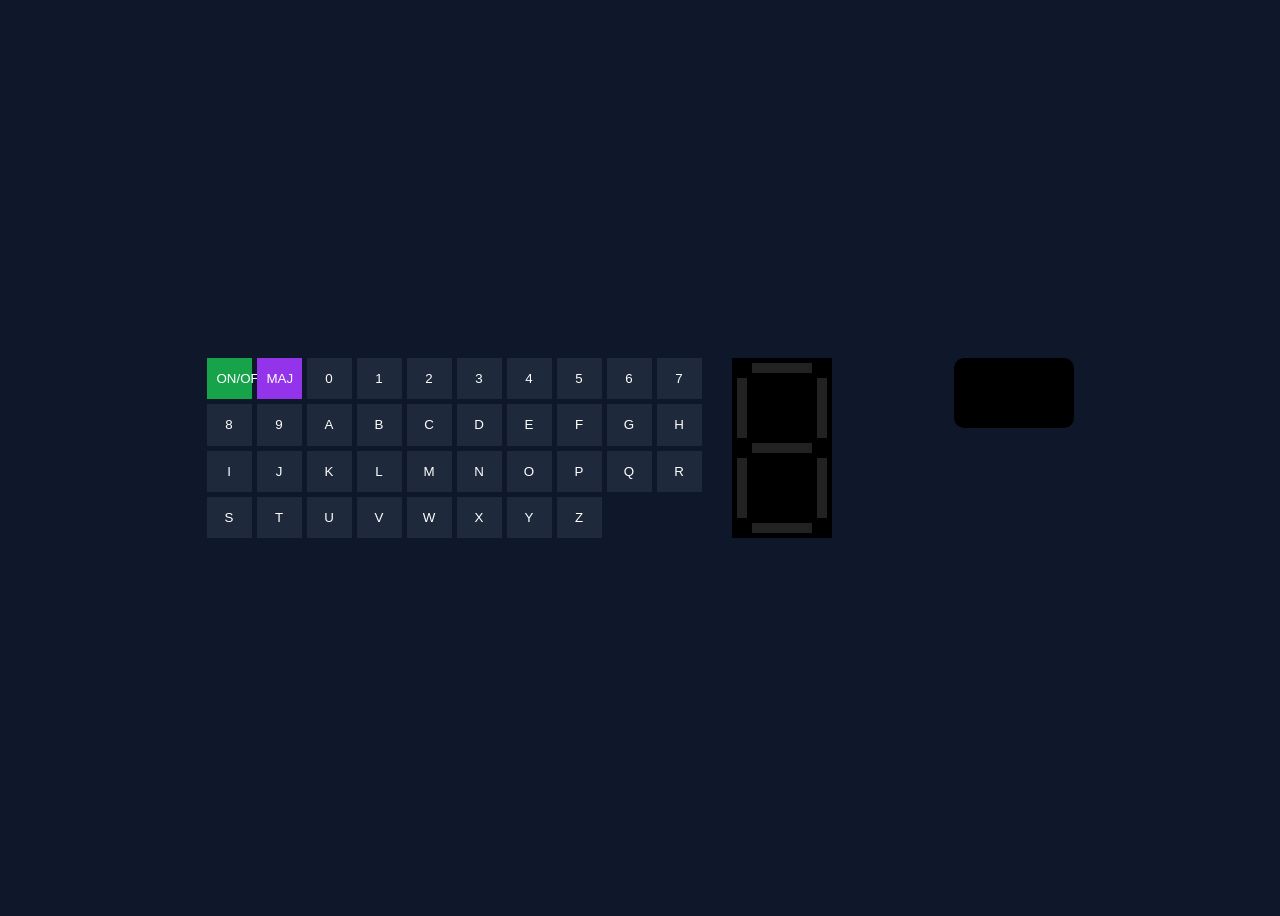
<file: afficheur_7segment_serie/index.html>
<!DOCTYPE html>
<html lang="fr">
<head>
    <meta charset="UTF-8">
    <title>Clavier + Afficheurs</title>
    <link rel="stylesheet" href="style.css">
</head>
<body>

<div class="container">

    <!-- ===== AFFICHEURS ===== -->
    <div class="screens">
        <!-- ===== CLAVIER ===== -->
        <div id="keyboard"></div>
        <!-- 7 segments -->
        <div class="display-7seg">
            <div id="a" class="segment"></div>
            <div id="b" class="segment vertical"></div>
            <div id="c" class="segment vertical"></div>
            <div id="d" class="segment"></div>
            <div id="e" class="segment vertical"></div>
            <div id="f" class="segment vertical"></div>
            <div id="g" class="segment"></div>
        </div>

        <!-- Matrice -->
        <div id="matrix" class="matrix"></div>

        <!-- LCD -->
        <div id="lcd" class="lcd"></div>

    </div>



</div>

<script src="jquery-3.6.0.min.js"></script>
<script src="app-serie.js"></script>

</body>
</html>
</file>
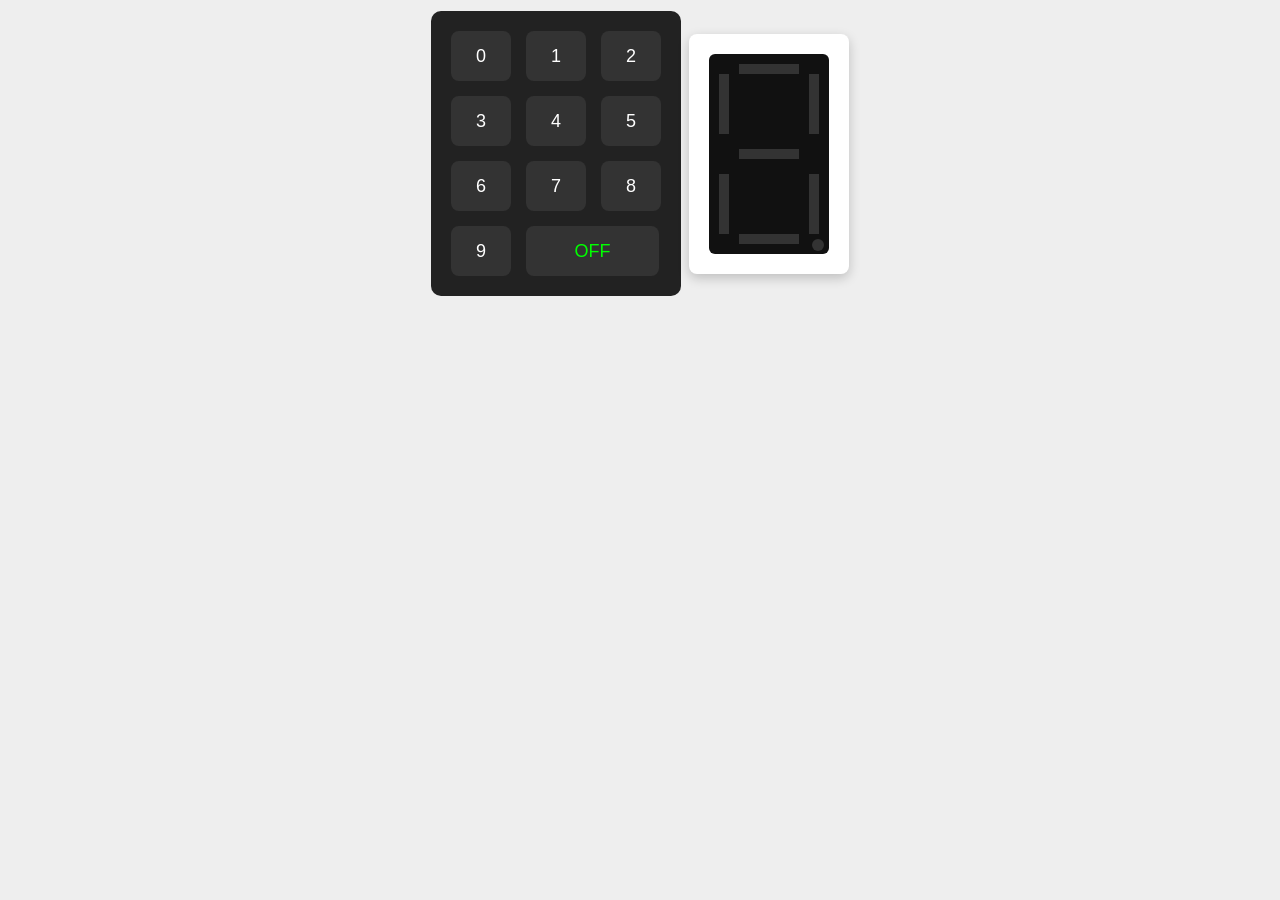
<file: afficheur_7segment_simple/index.html>
<!DOCTYPE html>
<html lang="fr">
<head>
    <meta charset="UTF-8">
    <title>Simulogique - Afficheur 7 Segments 0-9</title>
    <script src="./jquery-3.6.0.min.js"></script>
    <link rel="stylesheet" href="style.css">
</head>
<body>

<div class="container">
    <table>
        <tr>
            <td> <!-- CLAVIER -->
                <div class="keypad">

                    <button class="key" data-val="0">0</button>
                    <button class="key" data-val="1">1</button>
                    <button class="key" data-val="2">2</button>
                    <button class="key" data-val="3">3</button>
                    <button class="key" data-val="4">4</button>
                    <button class="key" data-val="5">5</button>
                    <button class="key" data-val="6">6</button>
                    <button class="key" data-val="7">7</button>
                    <button class="key" data-val="8">8</button>
                    <button class="key" data-val="9">9</button>

                    <button id="power">OFF</button>

                </div>
            </td>
            <td>

            </td>
            <td>
                <!--  AFFICHEUR   -->
                <div class="display-box">
                    <div class="display">
                        <div id="fa" class="segment a"></div>
                        <div id="fb" class="segment b"></div>
                        <div id="fc" class="segment c"></div>
                        <div id="fd" class="segment d"></div>
                        <div id="fe" class="segment e"></div>
                        <div id="ff" class="segment f"></div>
                        <div id="fg" class="segment g"></div>
                        <div  id="fh" class="dot"></div>
                    </div>

                </div>
            </td>
        </tr>

    </table>




</div>

<script src="./app.js"></script>
</body>
</html>
</file>
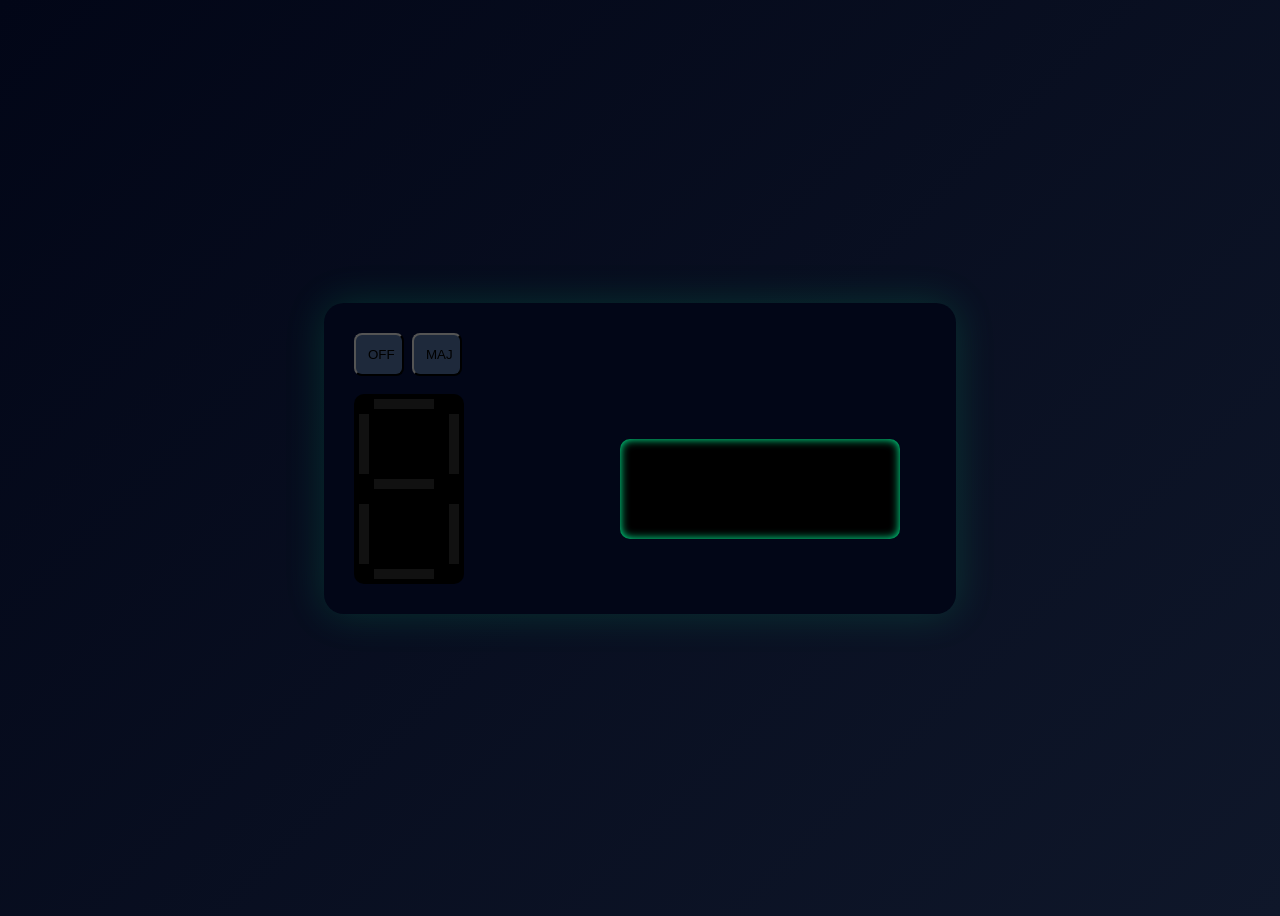
<file: afficheur_alpha_numerique_serie/index.html>
<!DOCTYPE html>
<html lang="fr">
<head>
    <meta charset="UTF-8">
    <title>Afficheur Série Complet</title>
    <link rel="stylesheet" href="style.css">
</head>
<body>

<div class="container">

    <!-- Clavier -->
    <div class="row" id="keyboard"></div>
    <div>
        <br>
    </div>
    <!-- Afficheurs -->
    <div class="screens">

        <!-- 7 segments -->
        <div class="display-7seg">
            <div id="a" class="segment"></div>
            <div id="b" class="segment vertical"></div>
            <div id="c" class="segment vertical"></div>
            <div id="d" class="segment"></div>
            <div id="e" class="segment vertical"></div>
            <div id="f" class="segment vertical"></div>
            <div id="g" class="segment"></div>
        </div>

        <!-- matrice 5x5 -->
        <div id="matrix" class="matrix"></div>

        <!-- LCD 16x2 -->
        <div class="lcd">
            <div id="lcd-line1"></div>
            <div id="lcd-line2"></div>
        </div>
    </div>

</div>

<script src="jquery-3.6.0.min.js"></script>
<script src="app-serie.js"></script>
</body>
</html>
</file>
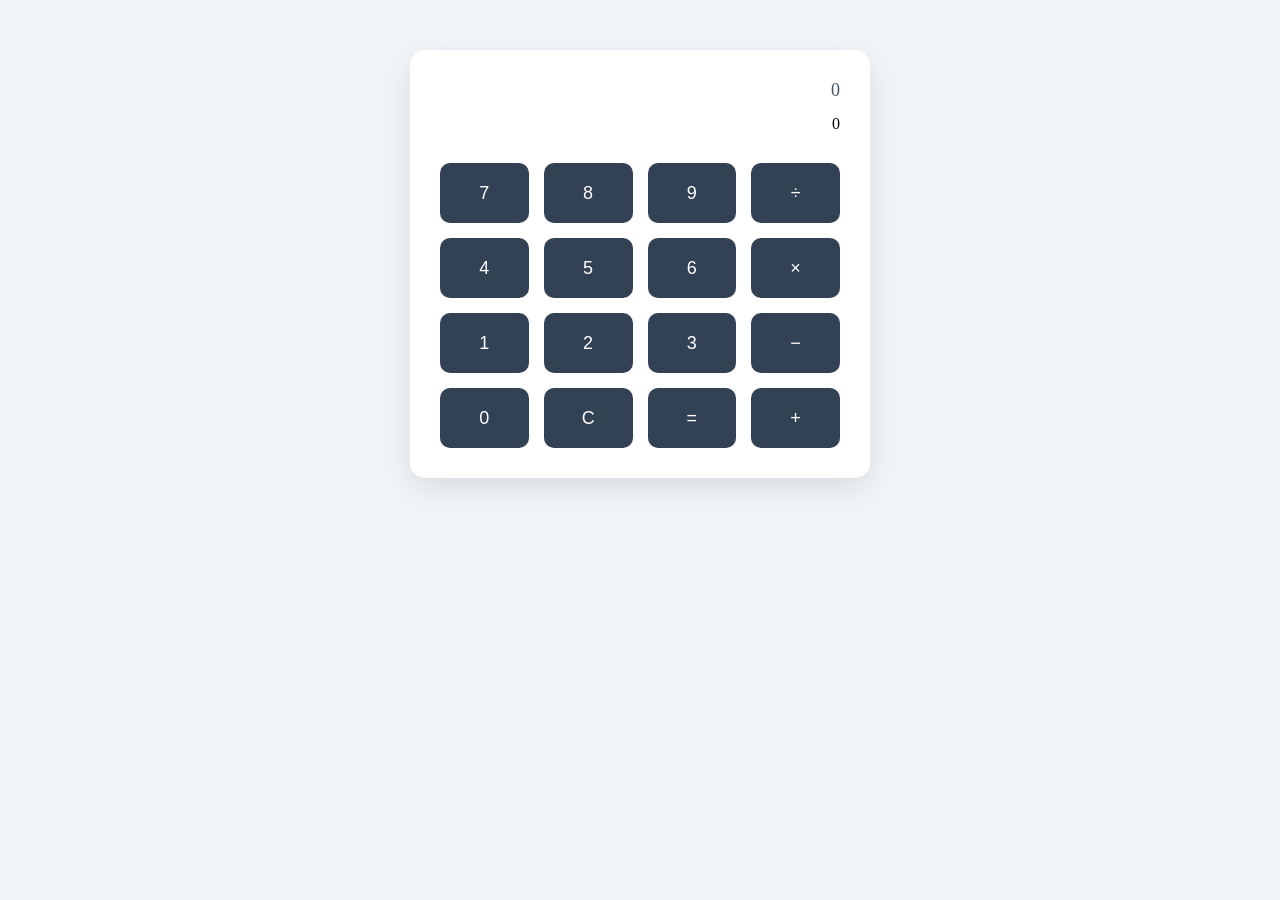
<file: calculatrice_simple/index.html>
<!DOCTYPE html>
<html lang="fr">
<head>
  <meta charset="UTF-8">
  <title>Simulogique - Calculatrice</title>
  <script src="./jquery-3.6.0.min.js"></script>
  <link rel="stylesheet" href="style.css">
</head>
<body>

<div class="calculator">

  <!-- AFFICHAGE OPERATION -->
  <div class="operation-display" id="operation">
    0
  </div>

  <!-- AFFICHEUR 7 SEGMENTS SERIE -->
  <div class="seven-seg-display" id="display">
    <!-- Les digits seront générés dynamiquement -->
  </div>

  <!-- CLAVIER 4x4 -->
  <div class="keypad">

    <button class="key">7</button>
    <button class="key">8</button>
    <button class="key">9</button>
    <button class="key op">÷</button>

    <button class="key">4</button>
    <button class="key">5</button>
    <button class="key">6</button>
    <button class="key op">×</button>

    <button class="key">1</button>
    <button class="key">2</button>
    <button class="key">3</button>
    <button class="key op">−</button>

    <button class="key">0</button>
    <button class="key">C</button>
    <button class="key">=</button>
    <button class="key op">+</button>

  </div>

</div>

<script src="app.js"></script>
</body>
</html>
</file>
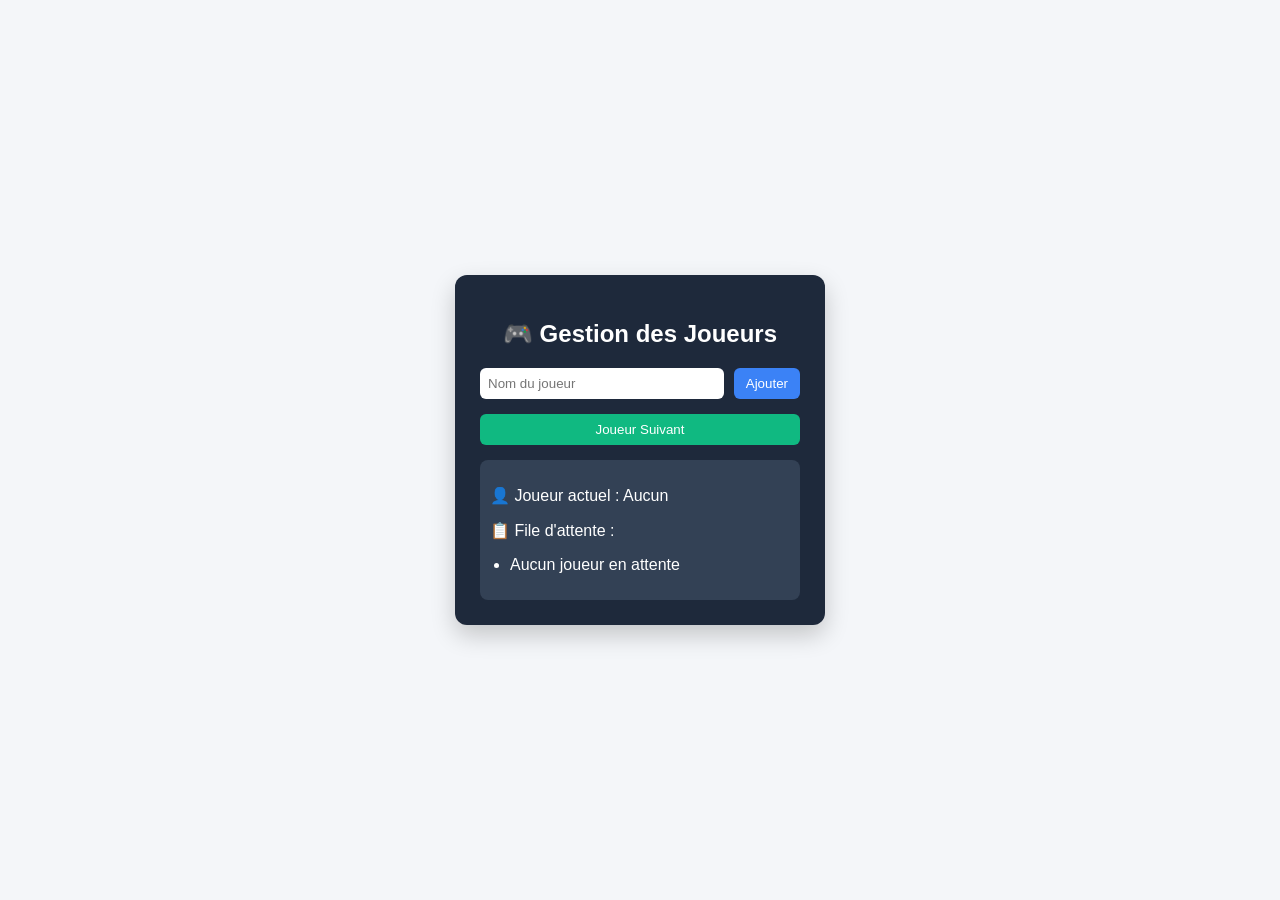
<file: panneau/index.html>
<!DOCTYPE html>
<html lang="fr">
<head>
    <meta charset="UTF-8">
    <title>Panneau - Gestion des Joueurs</title>

    <!-- jQuery -->
    <script src="./jquery-3.6.0.min.js"></script>

    <!-- CSS -->
    <link rel="stylesheet" href="style.css">
</head>
<body>

<div class="container">
    <div class="panel">

        <h2>🎮 Gestion des Joueurs</h2>

        <div class="form-group">
            <input type="text" id="playerName" placeholder="Nom du joueur">
            <button id="addPlayer">Ajouter</button>
        </div>

        <button id="nextPlayer" class="next-btn">Joueur Suivant</button>

        <div class="display">
            <p>👤 Joueur actuel : <span id="current">Aucun</span></p>

            <p>📋 File d'attente :</p>
            <ul id="queueList"></ul>
        </div>

    </div>
</div>

<script src="app.js"></script>

</body>
</html>
</file>
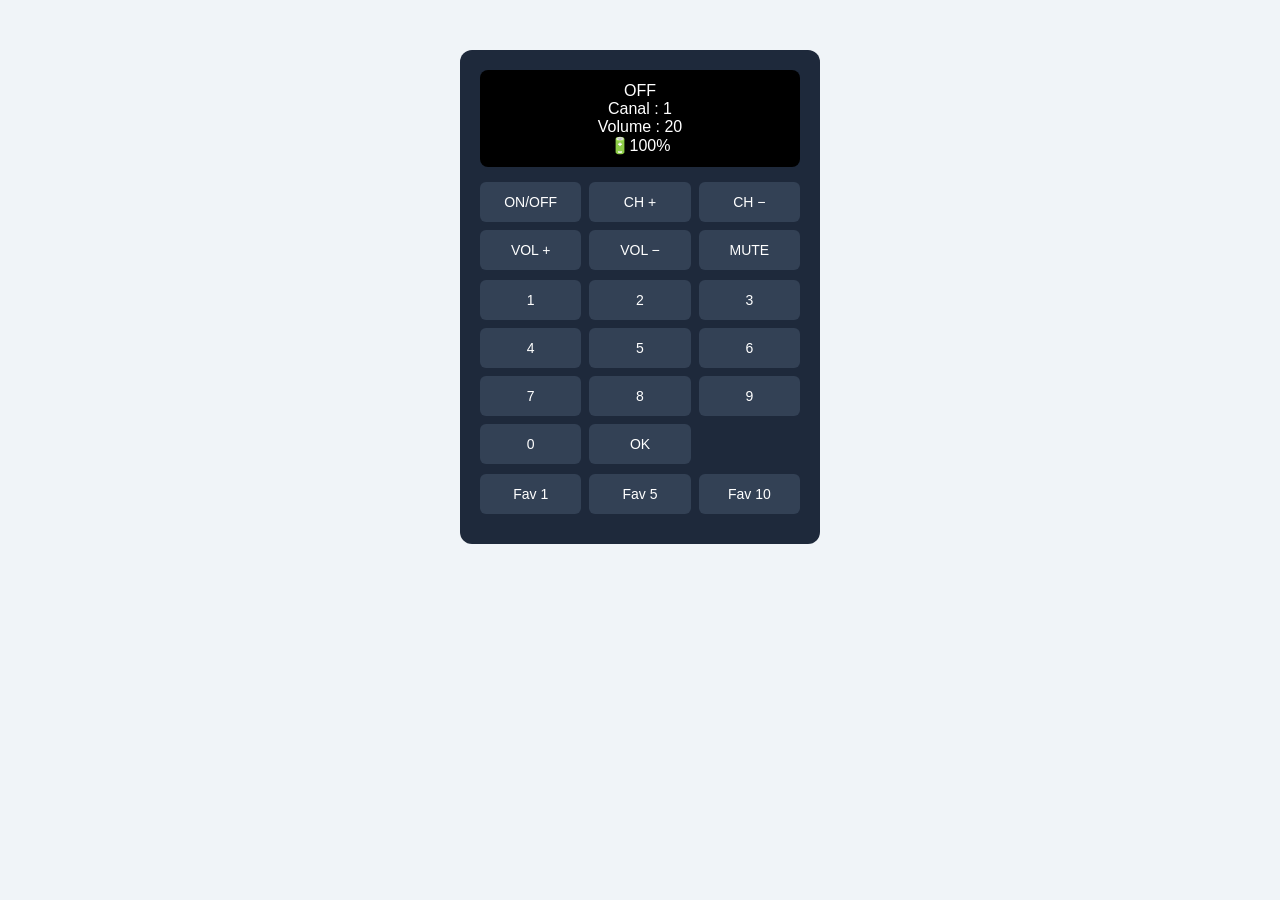
<file: télécommande_simple/index.html>
<!DOCTYPE html>
<html lang="fr">
<head>
    <meta charset="UTF-8">
    <title>Simulogique - Télécommande pédagogique</title>
    <script src="./jquery-3.6.0.min.js"></script>
    <link rel="stylesheet" href="style.css">
</head>
<body>

<div class="remote">

    <!-- Écran -->
    <div class="screen">
        <div id="power-state">OFF</div>
        <div>Canal : <span id="channel">--</span></div>
        <div>Volume : <span id="volume">--</span></div>
        <div id="mute-indicator"></div>
        <div id="battery">🔋100%</div>
    </div>

    <!-- Contrôles principaux -->
    <div class="controls">
        <button id="power">ON/OFF</button>
        <button id="ch-up">CH +</button>
        <button id="ch-down">CH −</button>
        <button id="vol-up">VOL +</button>
        <button id="vol-down">VOL −</button>
        <button id="mute">MUTE</button>
    </div>

    <!-- Clavier numérique pour sélection directe de canal -->
    <div class="num-pad">
        <button class="num" data-val="1">1</button>
        <button class="num" data-val="2">2</button>
        <button class="num" data-val="3">3</button>
        <button class="num" data-val="4">4</button>
        <button class="num" data-val="5">5</button>
        <button class="num" data-val="6">6</button>
        <button class="num" data-val="7">7</button>
        <button class="num" data-val="8">8</button>
        <button class="num" data-val="9">9</button>
        <button class="num" data-val="0">0</button>
        <button id="ok">OK</button>
    </div>

    <!-- Chaînes favorites -->
    <div class="favorites">
        <button class="fav" data-val="1">Fav 1</button>
        <button class="fav" data-val="5">Fav 5</button>
        <button class="fav" data-val="10">Fav 10</button>
    </div>

</div>

<script src="app.js"></script>
</body>
</html>
</file>
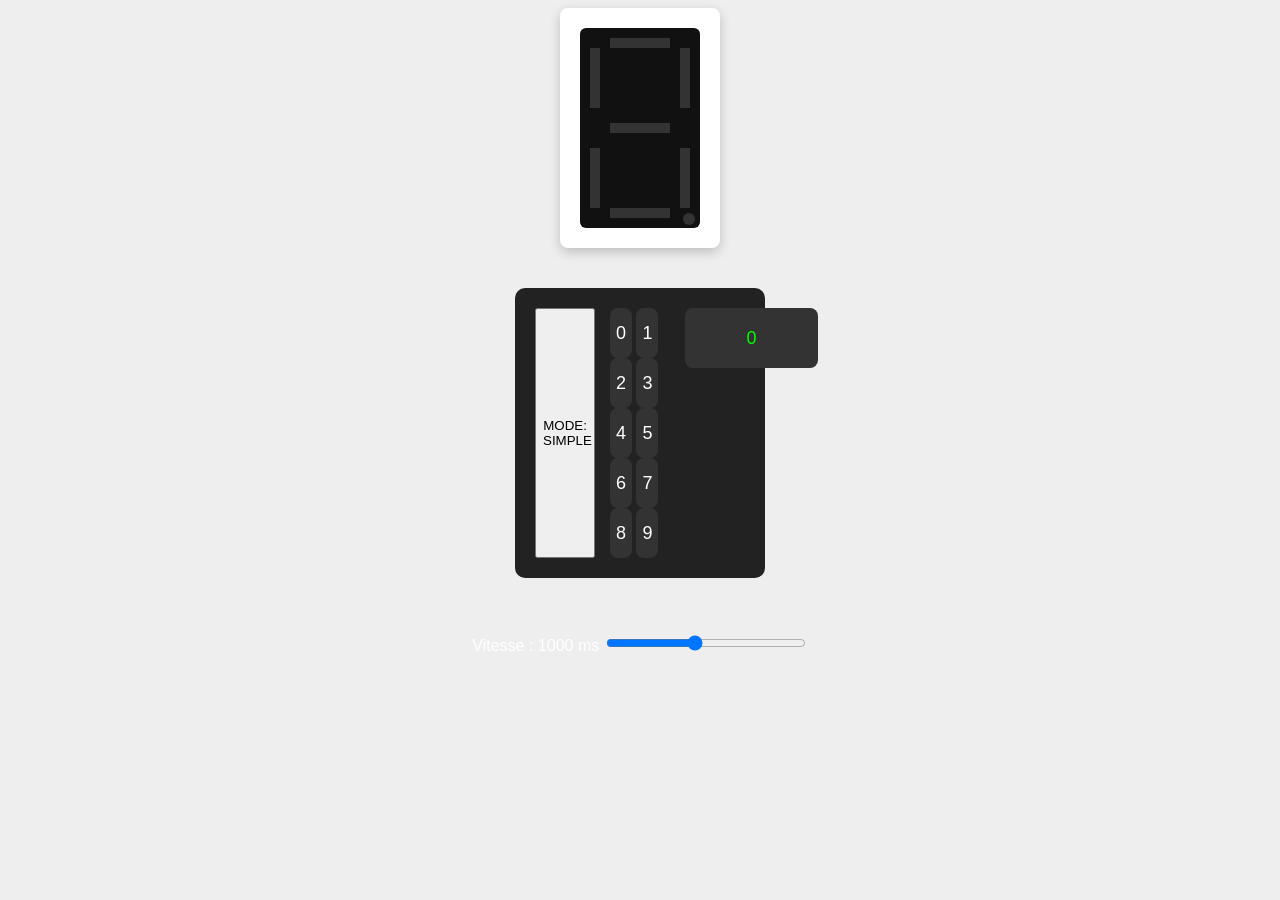
<file: afficheur_7segment_hybride/index_hybride.html>
<!DOCTYPE html>
<html lang="fr">
<head>
    <meta charset="UTF-8">
    <title>Simulogique - Afficheur 7 Segments Hybride</title>
    <!-- <script src="https://code.jquery.com/jquery-3.6.0.min.js"></script> -->
    <script src="jquery-3.6.0.min.js"></script>
     <link rel="stylesheet" href="style.css">
 </head>
 <body>

 <div class="container">

     <!-- AFFICHEUR -->
    <div class="display-box">
        <div class="display">
            <div id="fa" class="segment a"></div>
            <div id="fb" class="segment b"></div>
            <div id="fc" class="segment c"></div>
            <div id="fd" class="segment d"></div>
            <div id="fe" class="segment e"></div>
            <div id="ff" class="segment f"></div>
            <div id="fg" class="segment g"></div>
            <div id="fh" class="dot"></div>
        </div>
    </div>

    <!-- CONTROLES -->
    <div class="keypad">

        <!-- Mode -->
        <button id="mode">MODE: SIMPLE</button>

        <!-- Clavier -->
        <div id="keyboard">
            <button class="key" data-val="0">0</button>
            <button class="key" data-val="1">1</button>
            <button class="key" data-val="2">2</button>
            <button class="key" data-val="3">3</button>
            <button class="key" data-val="4">4</button>
            <button class="key" data-val="5">5</button>
            <button class="key" data-val="6">6</button>
            <button class="key" data-val="7">7</button>
            <button class="key" data-val="8">8</button>
            <button class="key" data-val="9">9</button>
        </div>

        <!-- Power -->
        <button id="power">0</button>

    </div>

    <!-- VITESSE -->
    <div id="speed-control">
        <label>Vitesse : <span id="speed-value">1000</span> ms</label>
        <input type="range" id="speed" min="200" max="2000" step="100" value="1000">
    </div>

</div>

<script src="app-hybride.js"></script>
</body>
</html>
</file>
<file: afficheur_7segment_serie/style.css>
body {
    font-family: Arial;
    background: #0f172a;
    color: white;
    display: flex;
    justify-content: center;
    align-items: center;
    height: 100vh;
}

/* afficheurs */
.screens {
    display: flex;
    gap: 30px;
    margin-bottom: 20px;
}

/* LCD */
.lcd {
    width: 100px;
    height: 50px;
    background: black;
    color: lime;
    padding: 10px;
    font-size: 24px;
    border-radius: 10px;
}

/* matrice */
.matrix {
    display: grid;
    grid-template-columns: repeat(5, 10px);
    gap: 3px;
}

.pixel {
    width: 10px;
    height: 10px;
    background: #111;
}

.pixel.on {
    background: lime;
}

/* clavier */
#keyboard {
    display: grid;
    grid-template-columns: repeat(10, 45px);
    gap: 5px;
}

.key {
    padding: 10px;
    background: #1e293b;
    color: white;
    border: none;
    cursor: pointer;
}

.key:hover {
    background: #334155;
}

/* touches spéciales */
.special {
    background: #2563eb;
}

.power {
    background: #16a34a;
}

.shift {
    background: #9333ea;
}

/* 7 segments */
.display-7seg {
    width: 100px;
    height: 180px;
    background: black;
    position: relative;
}

.segment {
    position: absolute;
    background: #222;
}

.segment.on {
    background: lime;
    box-shadow: 0 0 10px red;
}

#a { top: 5px; left: 20px; width: 60px; height: 10px; }
#d { bottom: 5px; left: 20px; width: 60px; height: 10px; }
#g { top: 85px; left: 20px; width: 60px; height: 10px; }

.vertical {
    width: 10px;
    height: 60px;
}

#f { top: 20px; left: 5px; }
#b { top: 20px; right: 5px; }
#e { bottom: 20px; left: 5px; }
#c { bottom: 20px; right: 5px; }
</file>
<file: afficheur_7segment_simple/style.css>
body {
    background:#eee;
    font-family:Arial;
}

.container {
    display:flex;
    flex-direction:column;
    align-items:center;
    gap:40px;
}

/* AFFICHEUR BOITIER */
.display-box {
    background:white;
    padding:20px;
    border-radius:8px;
    box-shadow:0 4px 12px rgba(0,0,0,0.2);
}

.display {
    position:relative;
    width:120px;
    height:200px;
    background:#111;
    border-radius:6px;
}

/* SEGMENTS */
.segment {
    position:absolute;
    background:#333;
    transition:0.5s;
}

.segment.on {
    background: lime; /* ou #00FF00 */

}

/* Placement segments */
.a { top:10px; left:30px; width:60px; height:10px; }
.b { top:20px; right:10px; width:10px; height:60px; }
.c { bottom:20px; right:10px; width:10px; height:60px; }
.d { bottom:10px; left:30px; width:60px; height:10px; }
.e { bottom:20px; left:10px; width:10px; height:60px; }
.f { top:20px; left:10px; width:10px; height:60px; }
.g { top:95px; left:30px; width:60px; height:10px; }

/* Voyant lumineux */
.dot {
    position:absolute;
    bottom:3px;
    right:5px;
    width:12px;
    height:12px;
    border-radius:50%;
    background:#333;
}

.dot.on {
    background:lime;
}

/* CLAVIER */
.keypad {
    display:grid;
    grid-template-columns:repeat(3,60px);
    gap:15px;
    background:#222;
    padding:20px;
    border-radius:10px;
}

.key{
    height:50px;
    font-size:18px;
    background:#333;
    color:white;
    border:none;
    border-radius:8px;
    cursor:pointer;
}
#power {
    height:50px;
    width: 133px;
    font-size:18px;
    background: #333;
    color: lime;
    border:none;
    border-radius:8px;
    cursor:pointer;
}

.key:active, #power:active {
    background:#666;
}
</file>
<file: afficheur_alpha_numerique_serie/style.css>
body {
    font-family: 'Segoe UI', sans-serif;
    background: linear-gradient(135deg, #020617, #0f172a);
    color: white;
    display: flex;
    justify-content: center;
    align-items: center;
    height: 100vh;
}

/* container */
.container {
    background: #020617;
    padding: 30px;
    border-radius: 20px;
    box-shadow: 0 0 40px rgba(0,255,150,0.15);
}

/* affichage */
.screens {
    display: flex;
    gap: 40px;
    align-items: center;
}

/* LCD */
.lcd {
    width: 260px;
    height: 80px;
    background: black;
    color: #00ff9c;
    font-family: monospace;
    padding: 10px;
    border-radius: 10px;
    box-shadow: inset 0 0 10px #00ff9c;
}

#lcd-line1, #lcd-line2 {
    height: 30px;
}

/* matrice */
.matrix {
    display: grid;
    grid-template-columns: repeat(5, 12px);
    gap: 4px;
}

.pixel {
    width: 12px;
    height: 12px;
    background: #020617;
}

.pixel.on {
    background: #00ff9c;
    box-shadow: 0 0 6px #00ff9c;
}

/* clavier */
#keyboard {
    display: grid;
    grid-template-columns: repeat(10, 50px);
    gap: 8px;
}

.key {
    padding: 12px;
    background: #1e293b;
    border-radius: 8px;
    cursor: pointer;
    transition: 0.2s;
}

.key:hover {
    background: #334155;
    transform: scale(1.05);
}

.power { background: #16a34a; }
.shift { background: #9333ea; }

/* 7 segments */
.display-7seg {
    width: 110px;
    height: 190px;
    background: black;
    position: relative;
    border-radius: 10px;
}

.segment {
    position: absolute;
    background: #111;
}

.segment.on {
    background: #00ff9c;
    box-shadow: 0 0 10px #00ff9c;
}

#a { top: 5px; left: 20px; width: 60px; height: 10px; }
#d { bottom: 5px; left: 20px; width: 60px; height: 10px; }
#g { top: 85px; left: 20px; width: 60px; height: 10px; }

.vertical { width: 10px; height: 60px; }

#f { top: 20px; left: 5px; }
#b { top: 20px; right: 5px; }
#e { bottom: 20px; left: 5px; }
#c { bottom: 20px; right: 5px; }
</file>
<file: calculatrice_simple/style.css>
body {
    background:#f1f5f9;
    font-family:Segoe UI;
}

.calculator {
    width:400px;
    margin:50px auto;
    background:white;
    padding:30px;
    border-radius:15px;
    box-shadow:0 10px 30px rgba(0,0,0,0.1);
}

.operation-display {
    font-size:18px;
    color:#475569;
    text-align:right;
    margin-bottom:10px;
    min-height:25px;
}

.seven-seg-display {
    display:flex;
    justify-content:flex-end;
    gap:10px;
    margin-bottom:30px;
}

.keypad {
    display:grid;
    grid-template-columns:repeat(4,1fr);
    gap:15px;
}

.key {
    height:60px;
    font-size:18px;
    background:#334155;
    color:white;
    border:none;
    border-radius:10px;
    cursor:pointer;
}
</file>
<file: panneau/style.css>
body {
    margin: 0;
    padding: 0;
    font-family: Arial, sans-serif;
    background: #f4f6f9;
}

/* Centrage */
.container {
    display: flex;
    justify-content: center;
    align-items: center;
    height: 100vh;
}

/* Carte principale */
.panel {
    background: #1e293b;
    color: white;
    padding: 25px;
    border-radius: 12px;
    width: 320px;
    box-shadow: 0 10px 25px rgba(0,0,0,0.2);
}

/* Titre */
.panel h2 {
    text-align: center;
    margin-bottom: 20px;
}

/* Input + bouton */
.form-group {
    display: flex;
    gap: 10px;
    margin-bottom: 15px;
}

input {
    flex: 1;
    padding: 8px;
    border-radius: 6px;
    border: none;
    outline: none;
}

/* Boutons */
button {
    padding: 8px 12px;
    border: none;
    border-radius: 6px;
    cursor: pointer;
    background: #3b82f6;
    color: white;
    transition: 0.3s;
}

button:hover {
    background: #2563eb;
}

/* Bouton suivant */
.next-btn {
    width: 100%;
    margin-bottom: 15px;
    background: #10b981;
}

.next-btn:hover {
    background: #059669;
}

/* Affichage */
.display {
    background: #334155;
    padding: 10px;
    border-radius: 8px;
}

/* Liste */
ul {
    padding-left: 20px;
}

li {
    margin: 5px 0;
}
</file>
<file: télécommande_simple/style.css>
body {
    background:#f0f4f8;
    font-family:Segoe UI, sans-serif;
}

.remote {
    width:320px;
    margin:50px auto;
    background:#1e293b;
    padding:20px;
    border-radius:12px;
    color:white;
}

.screen {
    background:black;
    padding:12px;
    border-radius:8px;
    margin-bottom:15px;
    text-align:center;
}

.controls, .num-pad, .favorites {
    display:grid;
    gap:8px;
    margin-bottom:10px;
}

.controls {
    grid-template-columns:repeat(3,1fr);
}

.num-pad {
    grid-template-columns:repeat(3,1fr);
}

.favorites {
    grid-template-columns:repeat(3,1fr);
}

button {
    height:40px;
    border:none;
    border-radius:6px;
    background:#334155;
    color:white;
    cursor:pointer;
    font-size:14px;
}

button:active {
    background:#475569;
}
</file>
<file: afficheur_7segment_hybride/style.css>
body {
    background:#eee;
    font-family:Arial;
}

.container {
    display:flex;
    flex-direction:column;
    align-items:center;
    gap:40px;
}

/* AFFICHEUR BOITIER */
.display-box {
    background:white;
    padding:20px;
    border-radius:8px;
    box-shadow:0 4px 12px rgba(0,0,0,0.2);
}

.display {
    position:relative;
    width:120px;
    height:200px;
    background:#111;
    border-radius:6px;
}

/* SEGMENTS */
.segment {
    position:absolute;
    background:#333;
    transition:0.5s;
}

.segment.on {
    background:#ddd;
}

/* Placement segments */
.a { top:10px; left:30px; width:60px; height:10px; }
.b { top:20px; right:10px; width:10px; height:60px; }
.c { bottom:20px; right:10px; width:10px; height:60px; }
.d { bottom:10px; left:30px; width:60px; height:10px; }
.e { bottom:20px; left:10px; width:10px; height:60px; }
.f { top:20px; left:10px; width:10px; height:60px; }
.g { top:95px; left:30px; width:60px; height:10px; }

/* Voyant lumineux */
.dot {
    position:absolute;
    bottom:3px;
    right:5px;
    width:12px;
    height:12px;
    border-radius:50%;
    background:#333;
}

.dot.on {
    background:lime;
}

/* CLAVIER */
.keypad {
    display:grid;
    grid-template-columns:repeat(3,60px);
    gap:15px;
    background:#222;
    padding:20px;
    border-radius:10px;
}

.key{
    height:50px;
    font-size:18px;
    background:#333;
    color:white;
    border:none;
    border-radius:8px;
    cursor:pointer;
}
#power {
    height:60px;
    width: 133px;
    font-size:18px;
    background: #333;
    color: lime;
    border:none;
    border-radius:8px;
    cursor:pointer;
}

.key:active, #power:active {
    background:#666;
}

#speed-control {
    margin-top:15px;
    color:white;
    text-align:center;
}

#speed {
    width:200px;
}
</file>
